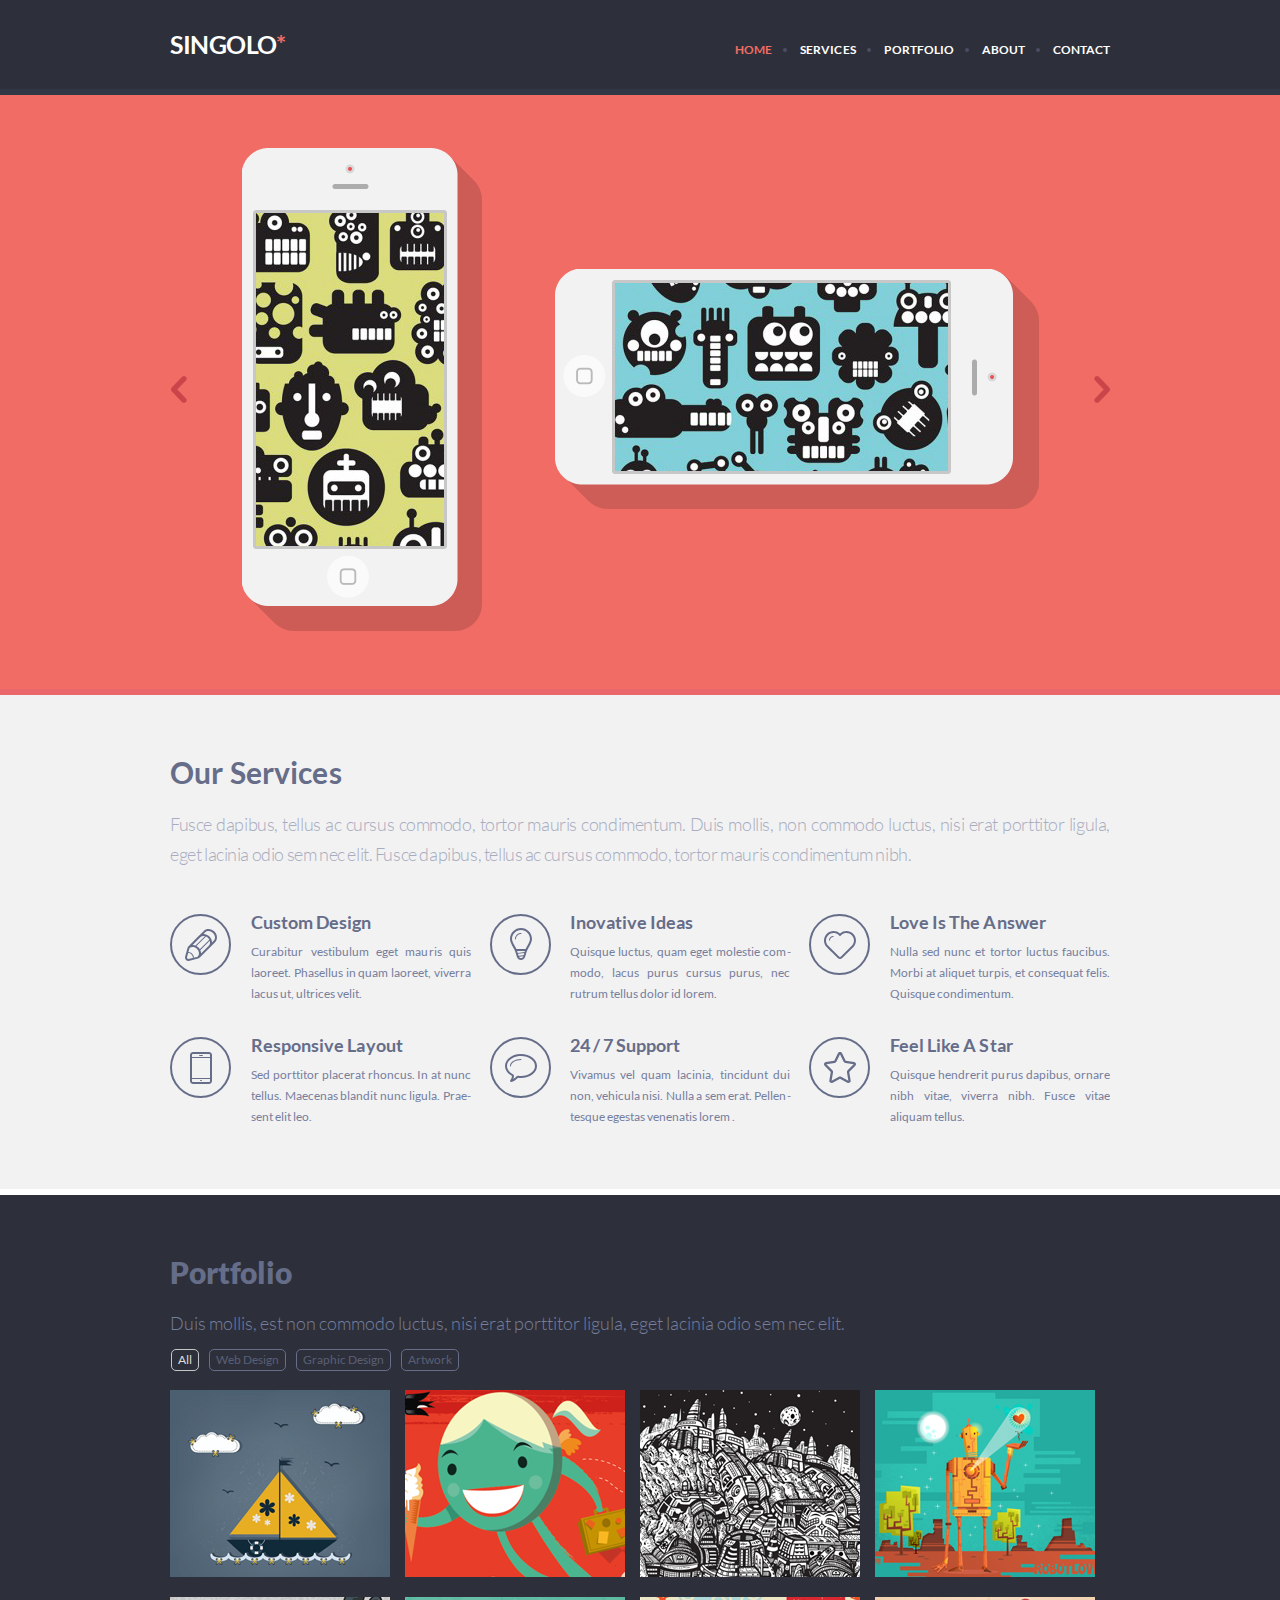
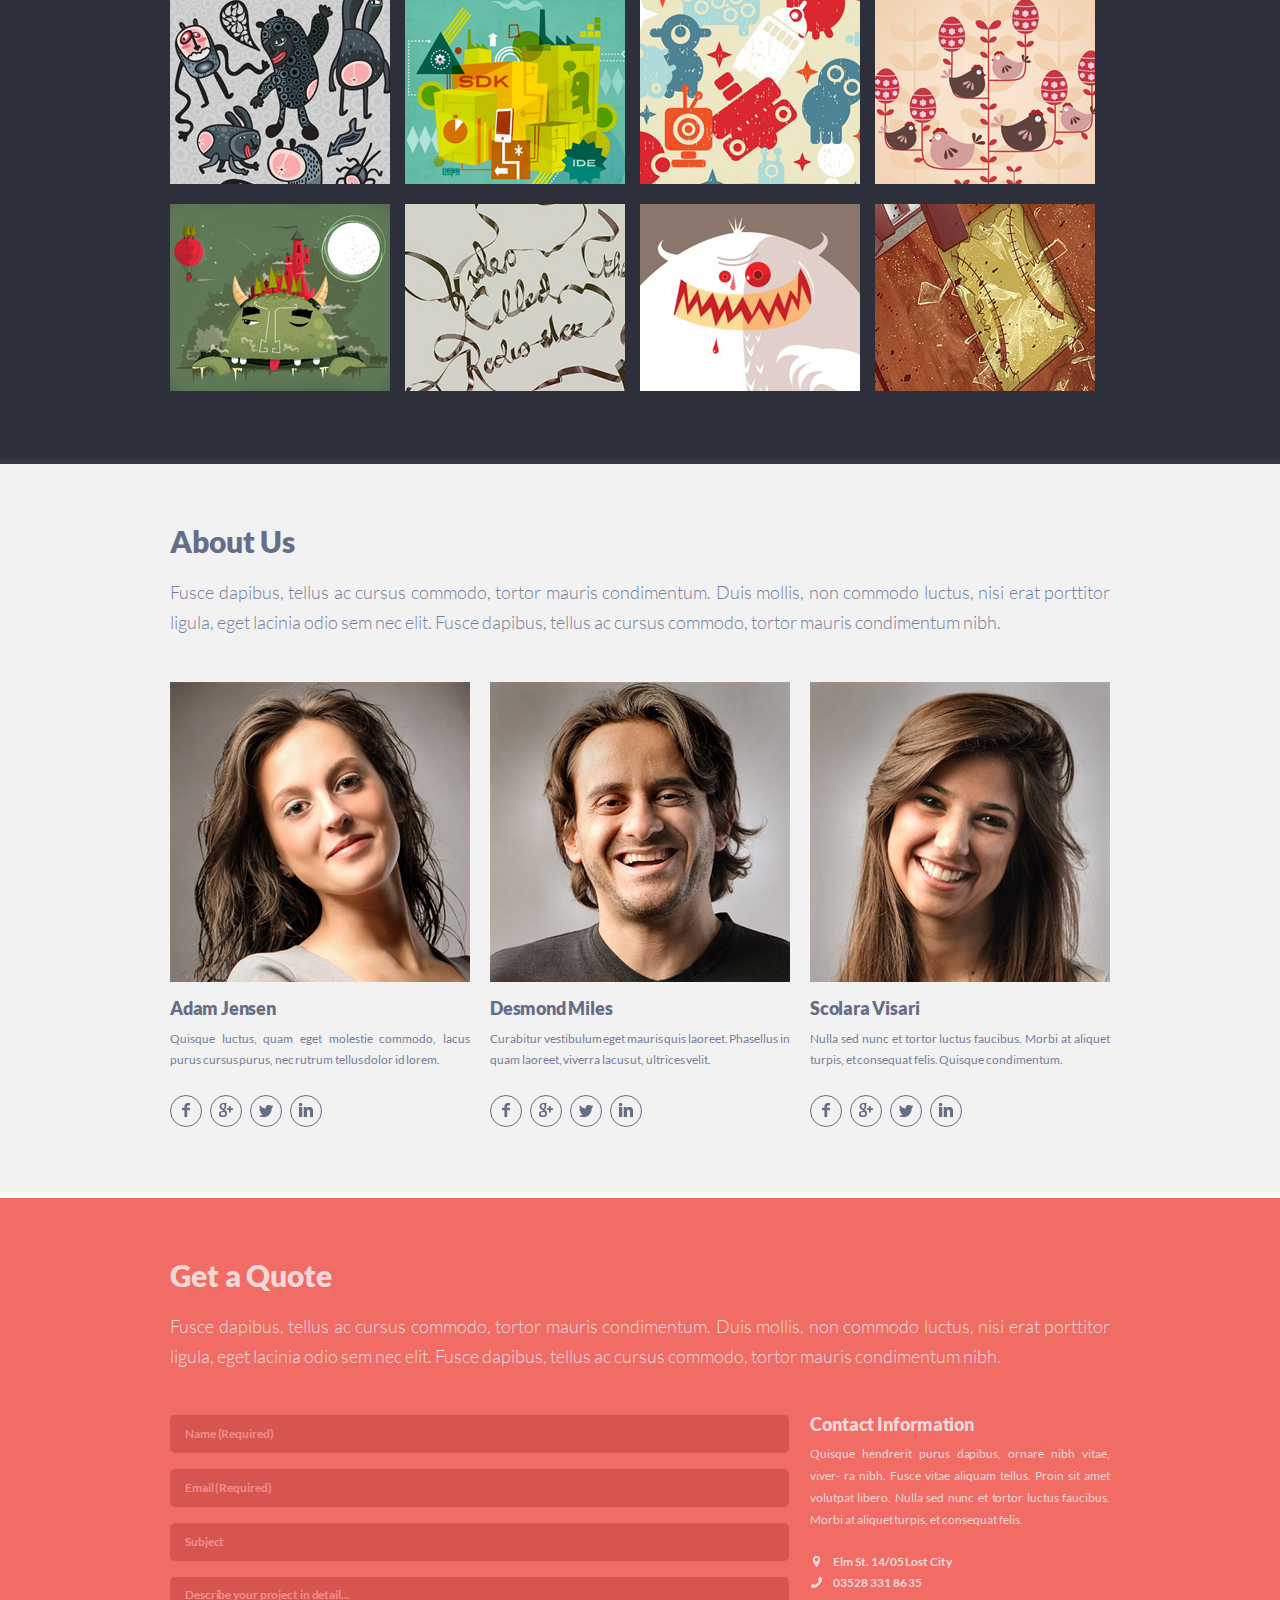
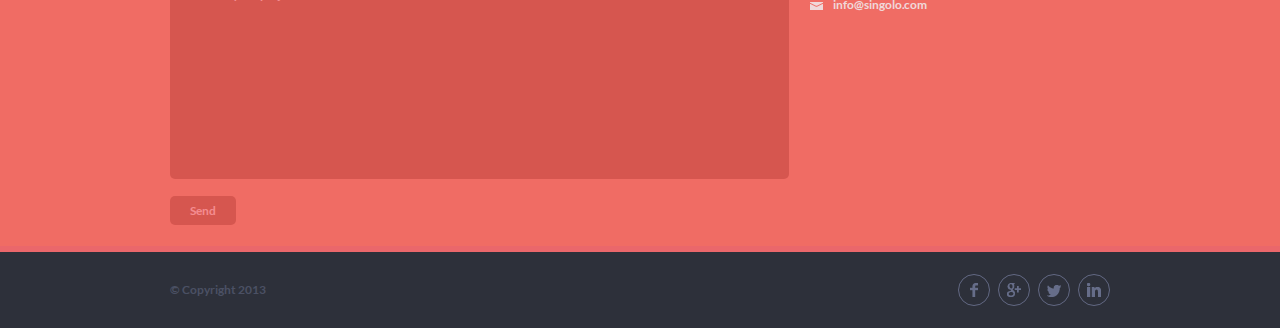
<file: index.html>
<!DOCTYPE html>
<html lang="en">
<head>
    <meta charset="UTF-8">
    <meta name="viewport" content="width=device-width, initial-scale=1.0">
    <title>Singolo</title>
    <link rel="stylesheet" href="./style.css">
</head>
<body>
    <header class="header" id="home">
        <div class="wrapper">
            <input id="menu__toggle" type="checkbox" />
            <span class="hamburger">
                <span class="hamburger__item"></span>
            </span>
            <label class="menu__btn" for="menu__toggle"></label>
            <h1 class="logo">Singolo</h1>
            <nav class="header-navbar">
                <ul class="navbar">
                    <li class="navbar__item"><a href="#home" class="active">home</a></li>
                    <li class="navbar__item"><a href="#services">services</a></li>
                    <li class="navbar__item"><a href="#portfolio">portfolio</a></li>
                    <li class="navbar__item"><a href="#about">about</a></li>
                    <li class="navbar__item"><a href="#contact">contact</a></li>
                </ul>
            </nav>
        </div>
    </header>
    <main class="main">

        <section class="slider">
            <div class="wrapper">
                <button class="array-left"></button>
                <div class="slider-wrapper">
                    <div class="slider__item active-slide">
                        <img src="./assets/img/slider/Phone1.png" alt="phone1" class="phone1">
                        <img src="./assets/img/slider/phone-vertical-shadow.png" alt="shadow" class="shadow1">
                        <img src="./assets/img/slider/phone-vertical-display1.png" alt=display" class="display1">
                        <img src="./assets/img/slider/Home1.png" alt="home" class="home1">
                        <img src="./assets/img/slider/Phone2.png" alt="phone2" class="phone2">
                        <img src="./assets/img/slider/phone-horizontal-shadow2.png" alt="shadow2" class="shadow2">
                        <img src="./assets/img/slider/phone-horizontal-display2.png" alt="display2" class="display2">
                        <img src="./assets/img/slider/Home2.png" alt="home" class="home2">
                    </div>
                    <div class="slider__item">
                        <img class="iphone-group" src="./assets/img/slider/slide3.png" alt="phone-group">
                        <img class="iphone-group-display" src="./assets/img/slider/phone-vertical-display3.png" alt="display">
                        <img class="iphone-group-home" src="./assets/img/slider/Home3.png" alt="home3">
                    </div>
                </div>
                <button class="array-right"></button>
            </div>
        </section>

        <section class="services" id="services">
            <div class="wrapper">
                <h2 class="servives__title">Our Services</h2>
                <p class="services__description">
                    Fusce dapibus, tellus ac cursus commodo, tortor mauris condimentum. Duis mollis, non commodo luctus,
                     nisi erat porttitor ligula, eget lacinia odio sem nec elit. Fusce dapibus, tellus ac cursus commodo,
                      tortor mauris condimentum nibh.
                </p>
                <div class="services-block">
                    <div class="services-block__item">
                        <img src="./assets/img/pen.svg" alt="pen">
                        <div class="service">
                            <h3 class="service__title">Custom Design</h3>
                            <p class="service__description">
                                Curabitur vestibulum eget mauris quis laoreet. Phasellus in quam laoreet, viverra lacus ut, ultrices velit.
                            </p>
                        </div>
                    </div>

                    <div class="services-block__item">
                        <img src="./assets/img/lamp.svg" alt="lamp">
                        <div class="service">
                            <h3 class="service__title">Inovative Ideas</h3>
                            <p class="service__description">
                                Quisque luctus, quam eget molestie com&shy;modo, lacus purus cursus purus, nec rutrum tellus dolor id lorem.
                            </p>
                        </div>
                    </div>

                    <div class="services-block__item">
                        <img src="./assets/img/heart.svg" alt="heart">
                        <div class="service">
                            <h3 class="service__title">Love Is The Answer</h3>
                            <p class="service__description">
                                Nulla sed nunc et tortor luctus faucibus. Morbi at aliquet turpis, et consequat felis. Quisque condimentum.
                            </p>
                        </div>
                    </div>

                    <div class="services-block__item">
                        <img src="./assets/img/phone.svg" alt="phone">
                        <div class="service">
                            <h3 class="service__title">Responsive Layout</h3>
                            <p class="service__description">
                                Sed porttitor placerat rhoncus. In at nunc tellus. Maecenas blandit nunc ligula. Prae&shy;sent elit leo.
                            </p>
                        </div>
                    </div>

                    <div class="services-block__item">
                        <img src="./assets/img/idea.svg" alt="idea">
                        <div class="service">
                            <h3 class="service__title">24 / 7 Support</h3>
                            <p class="service__description">
                                Vivamus vel quam lacinia, tincidunt dui non, vehicula nisi. Nulla a sem erat. Pellen&shy;tesque egestas venenatis lorem .
                            </p>
                        </div>
                    </div>

                    <div class="services-block__item">
                        <img src="./assets/img/star.svg" alt="star">
                        <div class="service">
                            <h3 class="service__title">Feel Like A Star</h3>
                            <p class="service__description">
                                Quisque hendrerit purus dapibus, ornare nibh vitae, viverra nibh. Fusce vitae aliquam tellus.
                            </p>
                        </div>
                    </div>
                </div>
            </div>
        </section>

        <section class="portfolio" id="portfolio">
            <div class="wrapper">
                <h2 class="portfolio__title">Portfolio</h2>
                <p class="portfolio__description">Duis mollis, est non commodo luctus, nisi erat porttitor ligula, eget lacinia odio sem nec elit.</p>
                <ul class="portfolio-switch">
                    <li class="portfolio-switch__item active-tab">All</li>
                    <li class="portfolio-switch__item">Web Design</li>
                    <li class="portfolio-switch__item">Graphic Design</li>
                    <li class="portfolio-switch__item">Artwork</li>
                </ul>
                <div class="portfolio-list">
                    <img src="./assets/img/portfolio/image1.png" alt="project1" class="portfolio-img">
                    <img src="./assets/img/portfolio/image2.png" alt="project2" class="portfolio-img">
                    <img src="./assets/img/portfolio/image3.png" alt="project3" class="portfolio-img">
                    <img src="./assets/img/portfolio/image4.png" alt="project4" class="portfolio-img">
                    <img src="./assets/img/portfolio/image5.png" alt="project5" class="portfolio-img">
                    <img src="./assets/img/portfolio/image6.png" alt="project6" class="portfolio-img">
                    <img src="./assets/img/portfolio/image7.png" alt="project7" class="portfolio-img">
                    <img src="./assets/img/portfolio/image8.png" alt="project8" class="portfolio-img">
                    <img src="./assets/img/portfolio/image9.png" alt="project9" class="portfolio-img">
                    <img src="./assets/img/portfolio/image10.png" alt="project10" class="portfolio-img">
                    <img src="./assets/img/portfolio/image11.png" alt="project11" class="portfolio-img">
                    <img src="./assets/img/portfolio/image12.png" alt="project12" class="portfolio-img">
                </div>
            </div>
        </section>

        <section class="about-us" id="about">
            <div class="wrapper">
                <h2 class="about-us__title">About Us</h2>
                <p class="about-us__description">
                    Fusce dapibus, tellus ac cursus commodo, tortor mauris condimentum. Duis mollis, non 
                    commodo luctus, nisi erat porttitor ligula, eget lacinia odio sem nec elit. Fusce dapibus, 
                    tellus ac cursus commodo, tortor mauris condimentum nibh.
                </p>
                <div class="staff">
                    <div class="staff__item">
                        <img class="staff__img" src="./assets/img/aboutUs/photo1.png" alt="Jensen">
                        <h3>Adam Jensen</h3>
                        <p>Quisque luctus, quam eget molestie commodo, lacus purus cursus purus, nec rutrum tellus dolor id lorem.</p>
                        <ul class="staff-list">
                            <li class="staff-list__item"><a href="#"><img src="./assets/img/aboutUs/facebook.png" alt="facebook"></a></li>
                            <li class="staff-list__item"><a href="#"><img src="./assets/img/aboutUs/google.png" alt="google"></a></li>
                            <li class="staff-list__item"><a href="#"><img src="./assets/img/aboutUs/twitter.png" alt="twitter"></a></li>
                            <li class="staff-list__item"><a href="#"><img src="./assets/img/aboutUs/linkedin.png" alt="linkedin"></a></li>
                        </ul>
                    </div>

                    <div class="staff__item">
                        <img class="staff__img" src="./assets/img/aboutUs/photo2.png" alt="Jensen">
                        <h3>Desmond Miles</h3>
                        <p>Curabitur vestibulum eget mauris quis laoreet. Phasellus in quam laoreet, viverra lacus ut, ultrices velit.</p>
                        <ul class="staff-list">
                            <li class="staff-list__item"><a href="#"><img src="./assets/img/aboutUs/facebook.png" alt="facebook"></a></li>
                            <li class="staff-list__item"><a href="#"><img src="./assets/img/aboutUs/google.png" alt="google"></a></li>
                            <li class="staff-list__item"><a href="#"><img src="./assets/img/aboutUs/twitter.png" alt="twitter"></a></li>
                            <li class="staff-list__item"><a href="#"><img src="./assets/img/aboutUs/linkedin.png" alt="linkedin"></a></li>
                        </ul>
                    </div>

                    <div class="staff__item">
                        <img class="staff__img" src="./assets/img/aboutUs/photo3.png" alt="Jensen">
                        <h3>Scolara Visari</h3>
                        <p>Nulla sed nunc et tortor luctus faucibus. Morbi at aliquet turpis, et consequat felis. Quisque condimentum.</p>
                        <ul class="staff-list">
                            <li class="staff-list__item"><a href="#"><img src="./assets/img/aboutUs/facebook.png" alt="facebook"></a></li>
                            <li class="staff-list__item"><a href="#"><img src="./assets/img/aboutUs/google.png" alt="google"></a></li>
                            <li class="staff-list__item"><a href="#"><img src="./assets/img/aboutUs/twitter.png" alt="twitter"></a></li>
                            <li class="staff-list__item"><a href="#"><img src="./assets/img/aboutUs/linkedin.png" alt="linkedin"></a></li>
                        </ul>
                    </div>
                </div>
            </div>
        </section>

        <section class="quote" id="contact">
            <div class="wrapper">
                <h2 class="quote__title">Get a Quote</h2>
                <p class="quote__description">
                    Fusce dapibus, tellus ac cursus commodo, tortor mauris condimentum. Duis mollis, 
                    non commodo luctus, nisi erat porttitor ligula, eget lacinia odio sem nec elit. 
                    Fusce dapibus, tellus ac cursus commodo, tortor mauris condimentum nibh.
                </p>
                <div class="quote-block">
                    <form class="quote-form" name="quote-form" action="#" method="POST">
                        <fieldset>
                            <input type="text" placeholder="Name (Required)" name="name" required>
                            <input type="email" placeholder="Email (Required)" name="email" required>
                            <input type="text" placeholder="Subject" name="subject" class="subject-text">
                            <textarea name="describe" placeholder="Describe your project in detail..." class="textarea-text
"></textarea>
                        </fieldset>
                        <button class="quote-form__button" type="submit">Send</button>
                    </form>
                    <div class="popup disable">
                        <div class="popup__content">
                            <div class="popup__status">
                                <h3>Письмо отправлено</h3>
                            </div>
                            <div class="popup__description">
                                <p class="popup__subject"></p>
                                <p class="popup__describe"></p>
                            </div>
                            <div class="popup__button">
                                <button class="popup__btn">OK</button>
                            </div>
                        </div>
                    </div>
                    <div class="contact-info">
                        <h3 class="contact-info__title">Contact Information</h3>
                        <p class="contact-info__description">
                            Quisque hendrerit purus dapibus, ornare nibh vitae, viver- ra nibh. Fusce vitae aliquam tellus. 
                            Proin sit amet volutpat libero. Nulla sed nunc et tortor luctus faucibus. Morbi at aliquet 
                            turpis, et consequat felis. 
                        </p>
                        <span class="contact-info__location">
                            Elm St. 14/05 Lost City
                        </span>
                        <a href="tel:03528 331 86 35" class="contact-info__phone">03528 331 86 35</a>
                        <a href="mailto:info@singolo.com" class="contact-info__email">info@singolo.com</a>
                    </div>
                </div>
            </div>
        </section>
    </main>

    <footer class="footer">
        <div class="wrapper">
            <div class="footer__container">
                <span class="copyright">&copy; Copyright 2013</span>
                <ul class="footer-list">
                    <li class="footer-list__item"><a href="#"><img src="./assets/img/footer/facebook.png" alt="facebook"></a></li>
                    <li class="footer-list__item"><a href="#"><img src="./assets/img/footer/google+.png" alt="google"></a></li>
                    <li class="footer-list__item"><a href="#"><img src="./assets/img/footer/twitter.png" alt="twitter"></a></li>
                    <li class="footer-list__item"><a href="#"><img src="./assets/img/footer/linkedin.png" alt="linkedin"></a></li>
                </ul>
            </div>
        </div>
    </footer>
    <script src="./script.js"></script>
</body>
</html>
</file>
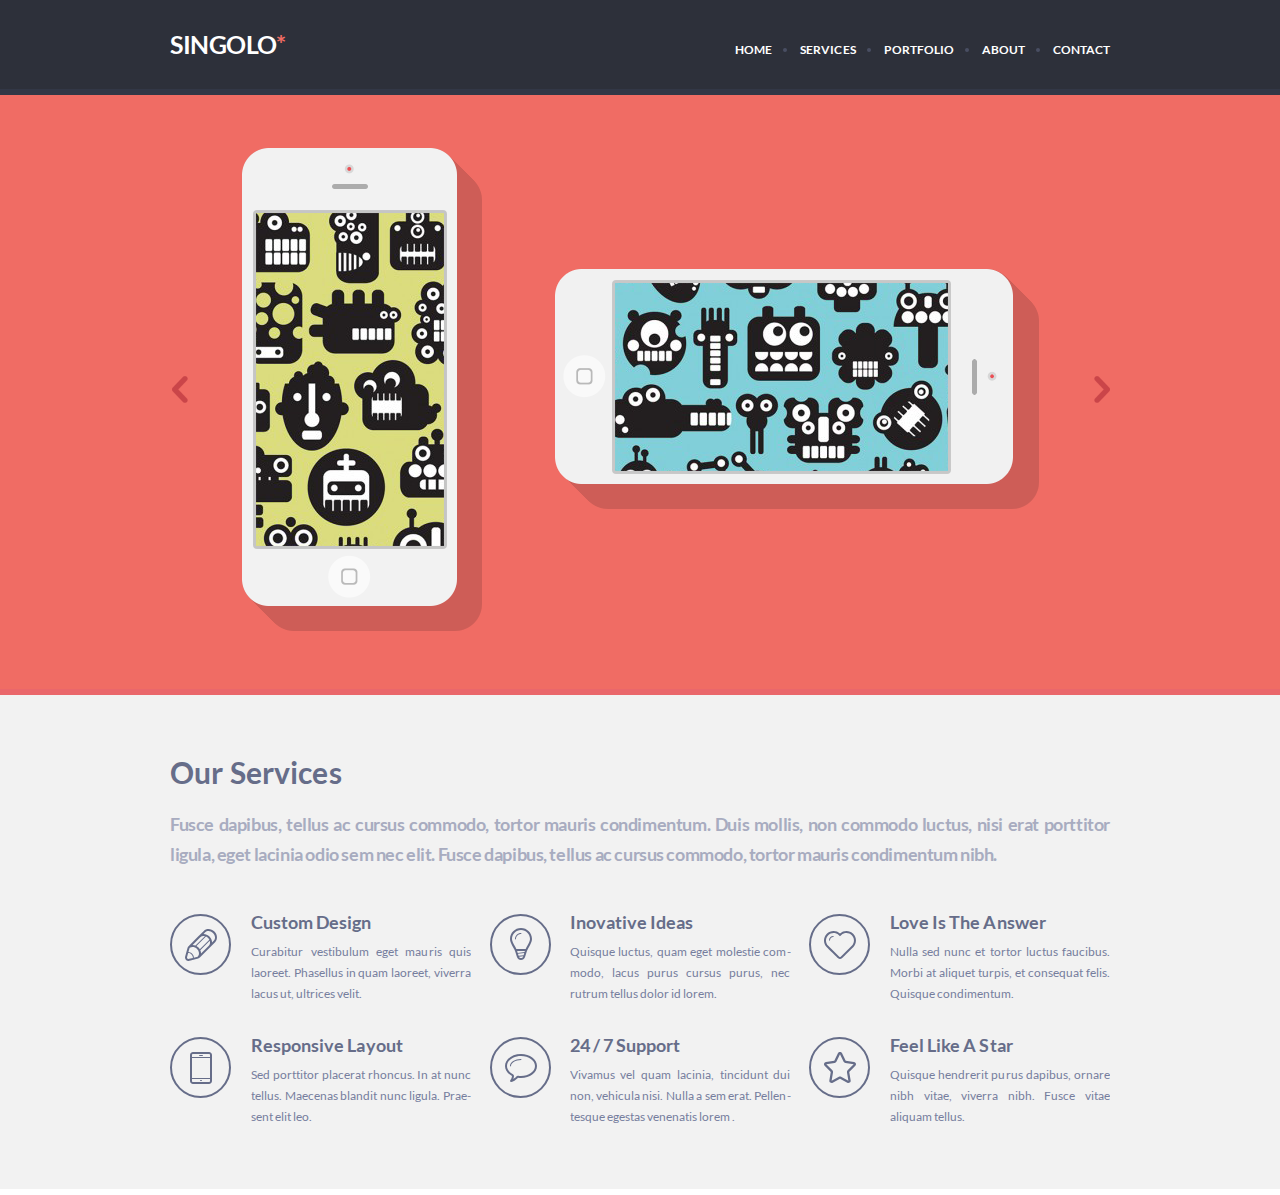
<file: singolo1.html>
<!DOCTYPE html>
<html lang="en">
<head>
    <meta charset="UTF-8">
    <meta name="viewport" content="width=device-width, initial-scale=1.0">
    <title>Singolo</title>
    <link rel="stylesheet" href="./singolo1.css">
</head>
<body>
    <header class="header">
        <div class="wrapper">
            <h1 class="logo">Singolo</h1>
            <nav class="header-navbar">
                <ul class="navbar">
                    <li class="navbar__item"><a href="#">home</a></li>
                    <li class="navbar__item"><a href="#">services</a></li>
                    <li class="navbar__item"><a href="#">portfolio</a></li>
                    <li class="navbar__item"><a href="#">about</a></li>
                    <li class="navbar__item"><a href="#">contact</a></li>
                </ul>
            </nav>
        </div>
    </header>
    <main class="main">

        <section class="slider">
            <div class="wrapper">
                <button class="array-left"></button>
                <img class="iphone-vertical" src="./assets/img/iPhoneVertical.svg" alt="iPhone Vertical">
                <img class="iphone-gorizontal" src="./assets/img/iPhoneHorizontal.svg" alt="iPhone Horizontal">
                <button class="array-right"></button>
            </div>
        </section>

        <section class="services">
            <div class="wrapper">
                <h2 class="servives__title">Our Services</h2>
                <p class="services__description">
                    Fusce dapibus, tellus ac cursus commodo, tortor mauris condimentum. Duis mollis, non commodo luctus,
                     nisi erat porttitor ligula, eget lacinia odio sem nec elit. Fusce dapibus, tellus ac cursus commodo,
                      tortor mauris condimentum nibh.
                </p>
                <div class="services-block">
                    <div class="services-block__item">
                        <img src="./assets/img/pen.svg" alt="pen">
                        <div class="service">
                            <h3 class="service__title">Custom Design</h3>
                            <p class="service__description">
                                Curabitur vestibulum eget mauris quis laoreet. Phasellus in quam laoreet, viverra lacus ut, ultrices velit.
                            </p>
                        </div>
                    </div>

                    <div class="services-block__item">
                        <img src="./assets/img/lamp.svg" alt="lamp">
                        <div class="service">
                            <h3 class="service__title">Inovative Ideas</h3>
                            <p class="service__description">
                                Quisque luctus, quam eget molestie com&shy;modo, lacus purus cursus purus, nec rutrum tellus dolor id lorem.
                            </p>
                        </div>
                    </div>

                    <div class="services-block__item">
                        <img src="./assets/img/heart.svg" alt="heart">
                        <div class="service">
                            <h3 class="service__title">Love Is The Answer</h3>
                            <p class="service__description">
                                Nulla sed nunc et tortor luctus faucibus. Morbi at aliquet turpis, et consequat felis. Quisque condimentum.
                            </p>
                        </div>
                    </div>

                    <div class="services-block__item">
                        <img src="./assets/img/phone.svg" alt="phone">
                        <div class="service">
                            <h3 class="service__title">Responsive Layout</h3>
                            <p class="service__description">
                                Sed porttitor placerat rhoncus. In at nunc tellus. Maecenas blandit nunc ligula. Prae&shy;sent elit leo.
                            </p>
                        </div>
                    </div>

                    <div class="services-block__item">
                        <img src="./assets/img/idea.svg" alt="idea">
                        <div class="service">
                            <h3 class="service__title">24 / 7 Support</h3>
                            <p class="service__description">
                                Vivamus vel quam lacinia, tincidunt dui non, vehicula nisi. Nulla a sem erat. Pellen&shy;tesque egestas venenatis lorem .
                            </p>
                        </div>
                    </div>

                    <div class="services-block__item">
                        <img src="./assets/img/star.svg" alt="star">
                        <div class="service">
                            <h3 class="service__title">Feel Like A Star</h3>
                            <p class="service__description">
                                Quisque hendrerit purus dapibus, ornare nibh vitae, viverra nibh. Fusce vitae aliquam tellus.
                            </p>
                        </div>
                    </div>
                </div>
            </div>
        </section>
    </main>
</body>
</html>
</file>
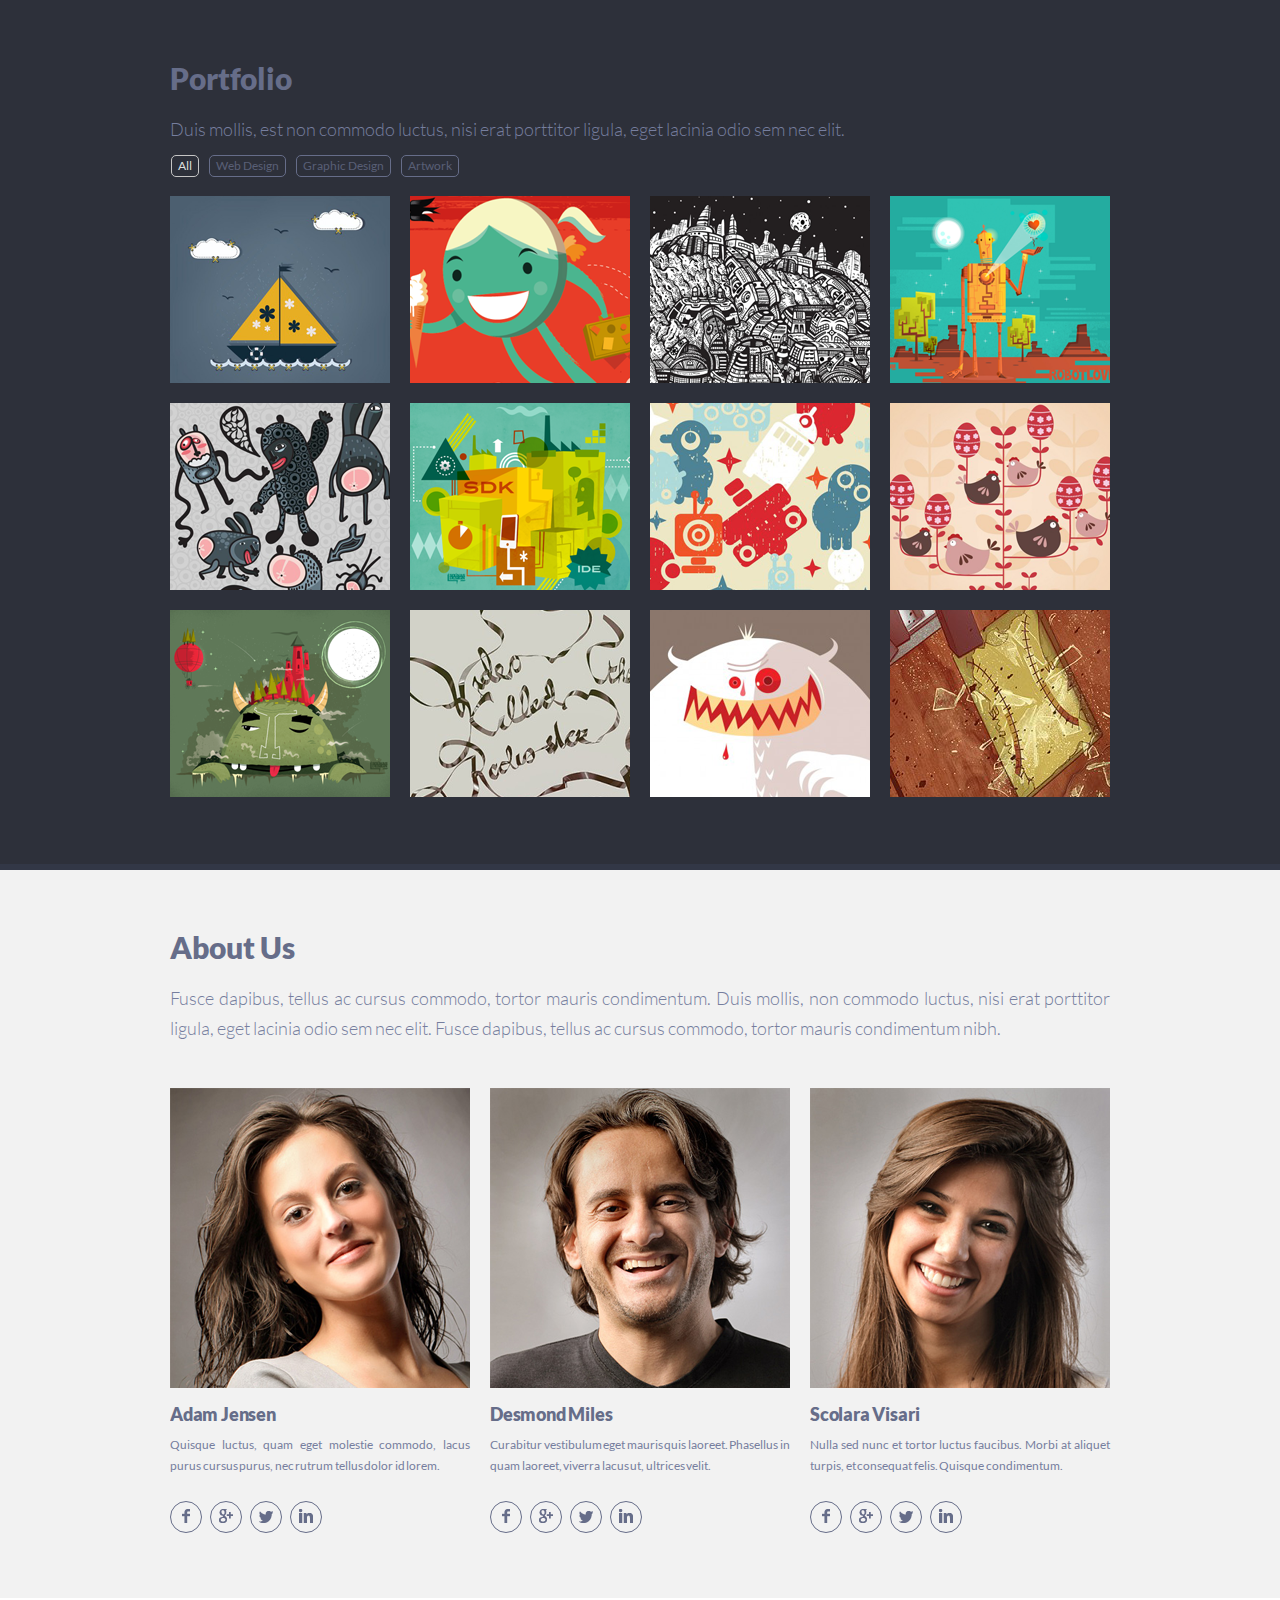
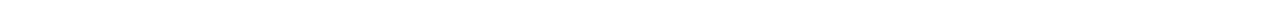
<file: singolo2.html>
<!DOCTYPE html>
<html lang="en">
<head>
    <meta charset="UTF-8">
    <meta name="viewport" content="width=device-width, initial-scale=1.0">
    <title>Singolo</title>
    <link rel="stylesheet" href="./singolo2.css">
</head>
<body>
    <main class="main">
        <section class="portfolio">
            <div class="wrapper">
                <h2 class="portfolio__title">Portfolio</h2>
                <p class="portfolio__description">Duis mollis, est non commodo luctus, nisi erat porttitor ligula, eget lacinia odio sem nec elit.</p>
                <ul class="portfolio-switch">
                    <li class="portfolio-switch__item active">All</li>
                    <li class="portfolio-switch__item">Web Design</li>
                    <li class="portfolio-switch__item">Graphic Design</li>
                    <li class="portfolio-switch__item">Artwork</li>
                </ul>
                <div class="portfolio-list">
                    <img src="./assets/img/portfolio/image1.png" alt="project1">
                    <img src="./assets/img/portfolio/image2.png" alt="project2">
                    <img src="./assets/img/portfolio/image3.png" alt="project3">
                    <img src="./assets/img/portfolio/image4.png" alt="project4">
                    <img src="./assets/img/portfolio/image5.png" alt="project5">
                    <img src="./assets/img/portfolio/image6.png" alt="project6">
                    <img src="./assets/img/portfolio/image7.png" alt="project7">
                    <img src="./assets/img/portfolio/image8.png" alt="project8">
                    <img src="./assets/img/portfolio/image9.png" alt="project9">
                    <img src="./assets/img/portfolio/image10.png" alt="project10">
                    <img src="./assets/img/portfolio/image11.png" alt="project11">
                    <img src="./assets/img/portfolio/image12.png" alt="project12">
                </div>
            </div>
        </section>

        <section class="about-us">
            <div class="wrapper">
                <h2 class="about-us__title">About Us</h2>
                <p class="about-us__description">
                    Fusce dapibus, tellus ac cursus commodo, tortor mauris condimentum. Duis mollis, non 
                    commodo luctus, nisi erat porttitor ligula, eget lacinia odio sem nec elit. Fusce dapibus, 
                    tellus ac cursus commodo, tortor mauris condimentum nibh.
                </p>
                <div class="staff">
                    <div class="staff__item">
                        <img src="./assets/img/aboutUs/photo1.png" alt="Jensen">
                        <h3>Adam Jensen</h3>
                        <p>Quisque luctus, quam eget molestie commodo, lacus purus cursus purus, nec rutrum tellus dolor id lorem.</p>
                        <ul class="staff-list">
                            <li class="staff-list__item"><a href="#"><img src="./assets/img/aboutUs/facebook.png" alt="facebook"></a></li>
                            <li class="staff-list__item"><a href="#"><img src="./assets/img/aboutUs/google.png" alt="google"></a></li>
                            <li class="staff-list__item"><a href="#"><img src="./assets/img/aboutUs/twitter.png" alt="twitter"></a></li>
                            <li class="staff-list__item"><a href="#"><img src="./assets/img/aboutUs/linkedin.png" alt="linkedin"></a></li>
                        </ul>
                    </div>

                    <div class="staff__item">
                        <img src="./assets/img/aboutUs/photo2.png" alt="Jensen">
                        <h3>Desmond Miles</h3>
                        <p>Curabitur vestibulum eget mauris quis laoreet. Phasellus in quam laoreet, viverra lacus ut, ultrices velit.</p>
                        <ul class="staff-list">
                            <li class="staff-list__item"><a href="#"><img src="./assets/img/aboutUs/facebook.png" alt="facebook"></a></li>
                            <li class="staff-list__item"><a href="#"><img src="./assets/img/aboutUs/google.png" alt="google"></a></li>
                            <li class="staff-list__item"><a href="#"><img src="./assets/img/aboutUs/twitter.png" alt="twitter"></a></li>
                            <li class="staff-list__item"><a href="#"><img src="./assets/img/aboutUs/linkedin.png" alt="linkedin"></a></li>
                        </ul>
                    </div>

                    <div class="staff__item">
                        <img src="./assets/img/aboutUs/photo3.png" alt="Jensen">
                        <h3>Scolara Visari</h3>
                        <p>Nulla sed nunc et tortor luctus faucibus. Morbi at aliquet turpis, et consequat felis. Quisque condimentum.</p>
                        <ul class="staff-list">
                            <li class="staff-list__item"><a href="#"><img src="./assets/img/aboutUs/facebook.png" alt="facebook"></a></li>
                            <li class="staff-list__item"><a href="#"><img src="./assets/img/aboutUs/google.png" alt="google"></a></li>
                            <li class="staff-list__item"><a href="#"><img src="./assets/img/aboutUs/twitter.png" alt="twitter"></a></li>
                            <li class="staff-list__item"><a href="#"><img src="./assets/img/aboutUs/linkedin.png" alt="linkedin"></a></li>
                        </ul>
                    </div>
                </div>
            </div>
        </section>
    </main>
</body>
</html>
</file>
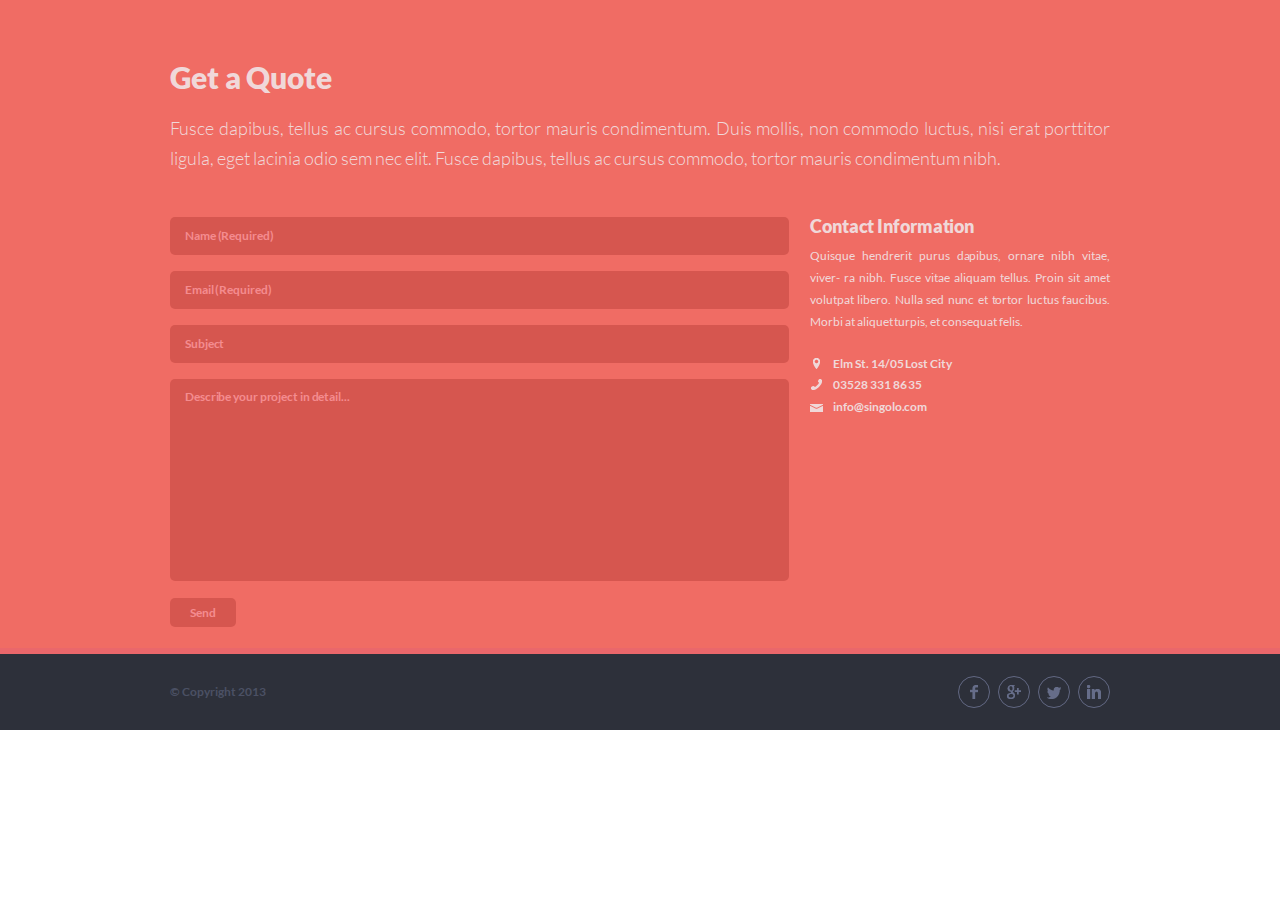
<file: singolo3.html>
<!DOCTYPE html>
<html lang="en">
<head>
    <meta charset="UTF-8">
    <meta name="viewport" content="width=device-width, initial-scale=1.0">
    <title>Singolo</title>
    <link rel="stylesheet" href="./singolo3.css">
</head>
<body>
    <main class="main">
        <section class="quote">
            <div class="wrapper">
                <h2 class="quote__title">Get a Quote</h2>
                <p class="quote__description">
                    Fusce dapibus, tellus ac cursus commodo, tortor mauris condimentum. Duis mollis, 
                    non commodo luctus, nisi erat porttitor ligula, eget lacinia odio sem nec elit. 
                    Fusce dapibus, tellus ac cursus commodo, tortor mauris condimentum nibh.
                </p>
                <div class="quote-block">
                    <form class="quote-form" name="quote-form" action="#" method="POST">
                        <fieldset>
                            <input type="text" placeholder="Name (Required)" name="name" required>
                            <input type="email" placeholder="Email (Required)" name="email" required>
                            <input type="text" placeholder="Subject" name="subject">
                            <textarea name="describe" placeholder="Describe your project in detail..."></textarea>
                        </fieldset>
                        <button class="quote-form__button" type="submit">Send</button>
                    </form>
                    <div class="contact-info">
                        <h3 class="contact-info__title">Contact Information</h3>
                        <p class="contact-info__description">
                            Quisque hendrerit purus dapibus, ornare nibh vitae, viver- ra nibh. Fusce vitae aliquam tellus. 
                            Proin sit amet volutpat libero. Nulla sed nunc et tortor luctus faucibus. Morbi at aliquet 
                            turpis, et consequat felis. 
                        </p>
                        <span class="contact-info__location">
                            Elm St. 14/05 Lost City
                        </span>
                        <a href="tel:03528 331 86 35" class="contact-info__phone">03528 331 86 35</a>
                        <a href="mailto:info@singolo.com" class="contact-info__email">info@singolo.com</a>
                    </div>
                </div>
            </div>
        </section>
    </main>
    <footer class="footer">
        <div class="wrapper">
            <div class="footer__container">
                <span>&copy; Copyright 2013</span>
                <ul class="footer-list">
                    <li class="footer-list__item"><a href="#"><img src="./assets/img/footer/facebook.png" alt="facebook"></a></li>
                    <li class="footer-list__item"><a href="#"><img src="./assets/img/footer/google+.png" alt="google"></a></li>
                    <li class="footer-list__item"><a href="#"><img src="./assets/img/footer/twitter.png" alt="twitter"></a></li>
                    <li class="footer-list__item"><a href="#"><img src="./assets/img/footer/linkedin.png" alt="linkedin"></a></li>
                </ul>
            </div>
        </div>
    </footer>
</body>
</html>
</file>
<file: style.css>
@import "./fonts.css";

* {
    margin: 0;
    padding: 0;
    font-family: "Lato-Bold", sans-serif;
    box-sizing: border-box;
}
html {
    scroll-behavior: smooth;
}

.wrapper {
    max-width: 980px;
    margin: 0 auto;
    padding: 0 20px;
}

.header {
    background-color: #2D303A;
    height: 95px;
    border-bottom: 6px solid #323746;
    color: #ffffff;
    position: sticky;
    top: 0;
    z-index: 20;
    transition: height 0.4s;
}
#menu__toggle {
    visibility: hidden;
}

.header .wrapper {
    display: flex;
    justify-content: space-between;
    align-items: center;
    text-transform: uppercase;
    height: 100%;
}

.logo {
    font-size: 25px;
    line-height: 20px;
    letter-spacing: -0.5px;
    margin-bottom: 2px;
}

.logo::after {
    content: "*";
    color: #F06C64;
}

.navbar {
    display: flex;
    font-size: 12px;
}

.header-navbar {
    margin-top: 10px;
}
#menu__toggle, .hamburger, .menu__btn {
    position: absolute;
}

.navbar__item {
    margin-left: 11px;
    list-style-position: inside;
    color: #494e62;
    letter-spacing: 0.02px;
}

.navbar__item:first-child {
    list-style: none;
}

.navbar__item a {
    color: #fff;
    text-decoration: none;
    transition: color 0.4s;
}
 
.navbar__item a:hover {
    color: #F06C64;
}
.active {
    color: #F06C64 !important;
}

.slider {
    background-color: #F06C64;
    height: 600px;
    border-bottom: 6px solid #EA676B;
    transition: background-color .8s ease-in-out, border-bottom .8s ease-in-out;
}

.slider .wrapper {
    position: relative;
    overflow: hidden;
    width: 940px;
    height: 100%;
}

.slider__item {
    position: relative;
    display: none;
    animation: 0.5s ease-in-out;
}

.slider-wrapper {
    position: relative;
    width: 100%;
    height: 100%;
    overflow: hidden;
}

.active-slide, .next {
    display: block;
}

.next {
    position: absolute;
    top: 0;
    width: 100%;
}
.to-left {
    animation-name: left;
}

.to-right {
    animation-name: right;
    animation-direction: reverse;
}

.from-left {
    animation-name: left;
    animation-direction: reverse;
}

.from-right {
    animation-name: right;
}

@keyframes left {
    from {
        left:0;
    }
    to {
        left:-100%;
    }
}

@keyframes right {
    from {
        left:100%;
    }
    to {
        left:0%;
    }
}

.iphone-vertical {
    position: absolute;
}

.background-slider {
    background-color: #648BF0;
    border-bottom: 6px solid #4C79EE;
    transition: background-color .8s ease-in-out, border-bottom .8s ease-in-out;
}

.array-left, .array-right {
    width: 23px;
    height: 32px;
    border: none;
    position: absolute;
    cursor: pointer;
    z-index: 2;
}

.array-left {
    background: url('./assets/img/left.svg') no-repeat 0 0;
    top: 281px;
    left: 1px;
}

.array-right {
    background: url('./assets/img/right.svg') no-repeat 0 0;
    top: 281px;
    right: -7px;
}

.phone1 {
    position: absolute;
    z-index: 1;
    top: 53px;
    left: 52px;
}

.shadow1 {
    position: absolute;
    z-index: 0;
    top: 53px;
    left: 52px;
}

.display1 {
    position: absolute;
    z-index: 2;
    top: 118px;
    left: 66px;
}

.home1 {
    position: absolute;
    z-index: 3;
    top: 460px;
    left: 137px;
}

.phone2 {
    position: absolute;
    z-index: 1;
    top: 174px;
    left: 365px;
}

.shadow2 {
    position: absolute;
    z-index: 0;
    top: 174px;
    left: 366px;
}

.display2 {
    position: absolute;
    z-index: 2;
    top: 188px;
    left: 425px;
}

.home2 {
    position: absolute;
    z-index: 3;
    top: 260px;
    left: 373px;
}

.disable {
    display: none;
}

.iphone-group {
    position: absolute;
    top: 44px;
    left: 196px;
}

.iphone-group-display {
    position: absolute;
    top: 113px;
    left: 341px;
}

.iphone-group-home {
    position: absolute;
    top: 477px;
    left: 423px;
}

.services {
    background-color: #F2F2F2;
    height: 500px;
    border-bottom: 6px solid #FFFFFF;
}

.servives__title {
    font-size: 30px;
    font-weight: 900;
    line-height: 17px;
    color: #666D89;
    padding-top: 69px;
    letter-spacing: 0.15px;
}

.services__description {
    margin-top: 28px;
    font-size: 18px;
    font-weight: 300;
    line-height: 30px;
    text-align: justify;
    letter-spacing: -0.41px;
    color: #A8ACC0;
    font-family: 'Lato-Light';
}

.services-block {
    display: flex;
    justify-content: space-between;
    flex-wrap: wrap;
    margin-top: 45px;
}

.services-block__item {
    display: flex;
    max-width: 301px;
    align-items: flex-start;
    margin-bottom: 33px;

}

.services-block__item img {
    width: 62px;
    height: 61px;
}

.service {
    margin-left: 19px;
}

.service__title {
    font-size: 18px;
    font-family: "Lato-Bold";
    font-weight: 900;
    line-height: 17px;
    color: #666d89;
    letter-spacing: 0.04px;
    
}

.service__description {
    font-family: "Lato-Regular";
    font-size: 12px;
    font-weight: 400;
    line-height: 21px;
    color: #767E9E;
    text-align: justify;
    margin-top: 10px;
    letter-spacing: 0.01px;
    overflow: hidden;
    overflow-wrap: break-word;
}

.portfolio {
    background-color: #2D303A;
    border-bottom: 6px solid #323746;
    height: 869px;
}

.portfolio__title {
    padding-top: 59px;
    font-family: "LatoBlack";
    font-size: 30px;
    color: #666D89;
    letter-spacing: -0.11px;
}

.portfolio__description {
    line-height: 17px;
    margin-top: 25px;
    color: #767E9E;
    font-family: "Lato-Light";
    font-size: 18px;
}

.portfolio-switch {
    display: flex;
    padding: 0 1px;
    margin-bottom: 19px;
}

.portfolio-switch__item {
    list-style: none;
    border: 1px solid #666D89;
    color: #595F76;
    border-radius: 5px;
    padding: 1px 6px;
    font-family: "Lato-Regular";
    font-size: 12px;
    margin-top: 17px;
    margin-right: 10px;
    line-height: 18px;
    cursor: pointer;
    transition: color 0.6s;
}

.portfolio-switch__item.active-tab {
    color: #DEDEDE;
    border: 1px solid #C5C5C5;
}

.portfolio-switch__item:hover {
    color: #DEDEDE;
    border: 1px solid #C5C5C5;
}

.portfolio-list {
    display: flex;
    flex-wrap: wrap;
    overflow: hidden;
    max-height: 601px;
}

.portfolio-list img {
    margin-bottom: 20px;
    margin-right: 15px;
    width: 220px;
    height: 187px;
}

.border-img {
    border: 5px solid #F06C64;
}

.about-us {
    height: 734px;
    border-bottom: 6px solid #ffffff;;
    background-color: #f2f2f2;
}

.about-us__title {
    padding-top: 59px;
    font-family: "LatoBlack";
    font-size: 30px;
    color: #666d89;
    letter-spacing: -0.1px;
}

.about-us__description {
    margin-top: 18px;
    color: #767e9e;
    font-size: 18px;
    font-family: "Lato-Light";
    line-height: 30px;
    font-weight: 300;
    text-align: justify;
}

.staff {
    margin-top: 45px;
    display: flex;
    justify-content: space-between;
    flex-wrap: wrap;
}

.staff__item {
    width: 300px;
}

.staff__item h3 {
    margin-top: 15px;
    font-family: "LatoBlack";
    color: #666d89;
    font-size: 18px;
    line-height: 17.86px;
    letter-spacing: -0.19px;
    white-space: nowrap;
    overflow: hidden;
}

.staff__item p {
    margin-top: 10px;
    color: #767e9e;
    font-family: "Lato-Regular";
    font-size: 12px;
    font-weight: 400;
    line-height: 21.56px;
    text-align: justify;
    word-spacing: -0.5px;
}

.staff-list {
    display: flex;
    margin-top: 24px;
}

.staff-list__item {
    display: flex;
    list-style: none;
    width: 32px;
    height: 32px;
    align-items: center;
    justify-content: center;
    border-radius: 50%;
    border: 1px solid #666d89;
    margin-right: 8px;
    cursor: pointer;
}

.staff-list__item:hover {
    background-color: #DEDEDE;
}

.quote {
    background-color: #f06c64;
    height: 654px;
    border-bottom: 6px solid #ea676b;
}

.quote__title {
    padding-top: 68px;
    font-family: "LatoBlack";
    color: #f0d8d9;
    font-size: 30px;
    line-height: 18px;
    letter-spacing: -0.11px;
}

.quote__description {
    margin-top: 27px;
    color: #f0d8d9;
    font-family: "Lato-Light";
    font-size: 18px;
    line-height: 30px;
    text-align: justify;
}

.quote-block {
    display: flex;
    justify-content: space-between;
    margin-top: 40px;
}

input::placeholder, textarea::placeholder {
    color: #f48c8f;
}

.quote-form {
    margin-right: 21px;
    margin-top: 4px;
}

.quote-form input {
    width: 619px;
    margin-bottom: 16px;
    padding: 8px 15px;
    line-height: 22px;
    font-size: 12px;
    color: #f48c8f;
    background-color: #d6564f;
    border-radius: 5px;
    border: none;
    letter-spacing: -0.1px;
}

.quote-form textarea {
    min-width: 619px;
    min-height: 202px;
    border-radius: 5px;
    color: #f48c8f;
    background-color: #d6564f;
    font-size: 12px;
    line-height: 22px;
    border: none;
    padding: 7px 15px;
    letter-spacing: -0.1px;
    resize: none;
} 

fieldset {
    border: none;
    max-width: 619px;
}

.quote-form__button {  
    color: #f48c8f;
    background-color: #d6564f;
    border: none;
    border-radius: 5px;
    font-size: 12px;
    padding: 7px 20px;
    margin-top: 14px;
    cursor: pointer;
    transition: transform 0.1s ease-in;
}

.quote-form__button:hover {
    box-shadow: crimson;
    transform: scale(1.1);
}

.popup {
    position: fixed;
    background-color: rgba(122,133,122,0.4);
    width: 100%;
    height: 100%;
    top: 0;
    left: 0;
    z-index: 5;
}

.popup__content {
    position: relative;
    display: flex;
    flex-direction: column;
    justify-content: space-between;
    top: 20%;
    width:45%;
    height: 300px;
    margin: auto;
    background-color: #f06c64;
    opacity: 1;
    z-index: 6;
}

.popup__status {
    background-color: #fff;
    display: flex;
    justify-content: center;
    align-items: center;
}

.popup__status h3 {
    font-family: "Lato-Bold", sans-serif;
    font-size: 23px;
    padding: 15px;
}

.popup__button {
    display: flex;
    justify-content: center;
    align-items: center;
}
.popup__btn {
    width: 100px;
    border: none;
    border-radius: 15px;
    background-color: #fff;
    font-family: "Lato-Bold", sans-serif;
    padding: 5px;
    margin-bottom: 15px;
}

.popup__description {
    margin: 0 50px;
}
.popup__subject, .popup__describe {
    font-family: "Lato-Bold", sans-serif;
    font-size: 24px;
    margin-top: 15px;
    color: white;

}

.contact-info {
    display: flex;
    flex-direction: column;
}

.contact-info__title {
    font-family: "LatoBlack";
    font-size: 18px;
    color: #f0d8d9;
    margin-top: 2px;
    letter-spacing: -0.1px;
}

.contact-info__description {
    font-family: "Lato-Regular";
    font-size: 12px;
    color: #f0d8d9;
    line-height: 22px;
    margin-top: 8px;
    text-align: justify;
    letter-spacing: -0.03px;
}

.contact-info__phone, .contact-info__email, .contact-info__location {
    text-decoration: none;
    color: #f0d8d9;
    font-size: 12px;
    position: relative;
    padding-left: 23px;
    margin-bottom: 6.3px;
    letter-spacing: -0.04px;
}

.contact-info__location {
    margin-top: 23px;
}

.contact-info__location::before {
    content: '';
    position: absolute;
    bottom: 2px;
    left: 0;
    width: 13px;
    height: 11px;
    background: url('./assets/img/quote/location.png') 3px no-repeat;
}

.contact-info__email::before {
    content: '';
    position: absolute;
    bottom: -1px;
    left: 0;
    width: 13px;
    height: 11px;
    background: url('./assets/img/quote/mail.png') no-repeat;
}

.contact-info__phone::before {
    content: '';
    position: absolute;
    bottom: 2px;
    left: 1px;
    width: 13px;
    height: 11px;
    background: url('./assets/img/quote/phone.png') no-repeat;
}

.footer {
    background-color: #2d303a;
    height: 76px;
    padding: 22px;
}

.footer__container {
    display: flex;
    justify-content: space-between;
    align-items: center;
}

.footer__container span {
    color: #4b5064;
    font-size: 12px;
    margin-top: -1px;
}

.footer-list {
    display: flex;
}

.footer-list__item {
    list-style: none;
    width: 32px;
    height: 32px;
    border: 1px solid #626883;
    border-radius: 50%;
    display: flex;
    justify-content: center;
    align-items: center;
    margin-left: 8px;
}

.footer-list__item:hover {
    background-color: #cf7f7b;
}

@media screen and (max-width: 1019px) {
    .wrapper {
        width: 100%;
        max-width: none;
        padding: 0 40px;
        height: 100%;
    }
    .slider {
        height: 58.9vw;
    }
    .slider .wrapper {
        width: 100%;
    }
    .phone1 {
        top: 5.23vw;
        left: 5.7vw;
        width: 21.2vw;
    }
    .shadow1 {
        top: 4.9vw;
        left: 5.6vw;
        width: 23.7vw;
    }
    .display1 {
        top: 11.6vw;
        left: 7.1vw;
        width: 18.45vw;
    }
    .home1 {
        top: 45vw;
        left: 14vw;
        width: 4.2vw;
    }
    .phone2 {
        top: 17.2vw;
        left: 36.3vw;
        width: 45vw;
    }
    .shadow2 {
        top: 17.3vw;
        left: 36.4vw;
        width: 47.4vw;
    }
    .display2 {
        top: 18.46vw;
        left: 41.9vw;
        width: 33vw;
    }
    .home2 {
        top: 25.8vw;
        left: 37vw;
        width: 4.2vw;
    }
    .array-left {
        top: 27.6vw;
        left: 4.2vw;
    }
    .array-right {
        top: 27.5vw;
        right: 3vw;
    }
    .iphone-group {
        top: 4.27vw;
        left: 19.2vw;
        width: 50.8vw;  
    }
    .iphone-group-display {
        top: 11.1vw;
        left: 33.51vw;
        width: 19.72vw;
    }
    .iphone-group-home {
        top: 46.8vw;
        left: 41.5vw;
        width: 4.4vw;
    }
    .services {
        height: 100%;
    }
    .services-block {
        justify-content: space-between;
        max-width: 745px;
        margin: 37px auto 17px;
    }
    .services-block__item {
        margin-bottom: 54px;
        margin-right: 34px;
    }
    .servives__title {
        padding-top: 48px;
    }
    .portfolio {
        height: 100%;
    }
    .portfolio-list {
        justify-content: center;
        max-height: 100%;
    }
    .portfolio-list img {
        width: 216px;
        height: 184px;
        margin: 9.5px;
    }
    .portfolio .wrapper {
        padding: 58px 30px;
    }
    .portfolio__title, .portfolio__description, .portfolio-switch {
        padding: 0 10px;
    }
    .portfolio__description {
        letter-spacing: 0.45px;
        line-height: 30px;
        text-align: justify;
        margin-top: 18px;
    }
    .portfolio-switch {
        margin-top: -5px;
    }
    .about-us {
        height: 100%;
        padding-bottom: 69px;
    }
    .about-us__title {
        padding-top: 52px;
    }
    .staff {
        margin-top: 38px;
    }
    .staff__item {
        width: 28.4vw;
    }
    .staff__img {
        width: 28.7vw;
        height: 28.5vw;
    }
    .staff__item h3 {
        margin-top: 10px;
    }
    .staff__item p {
        margin-top: 3px;
    }
    .staff-list {
        margin-top: 13px;
    }
    .quote {
        height: 100%;
    }
    .quote__title {
        padding-top: 62px;
        margin-left: 2px;
    }
    .quote__description {
        margin-left: 2px;
    }
    .quote-block {
        margin-top: 21px;
        margin-bottom: 6.3vw;
    }
    .quote-form {
        margin-right: 30px;
        margin-left: -1px;
    }
    .quote-form input {
        width: 57.5vw;
        margin-bottom: 12px;
        padding: 8px 9px;
    }
    .quote-form textarea {
        width: 57.5vw;
        min-width: auto;
        min-height: 20.65vw;
        padding: 5px 10px;
    }
    .contact-info__description {
        margin-top: 0;
    }
    .contact-info__location {
        margin-top: 14px;
    }
    .footer {
        padding: 22px 0;
    }
}

@media screen and (max-width: 767px) {
    .wrapper {
        padding: 0 30px;
    }
    .hamburger {
        display: inline-block;
        position: absolute;
        width: 25px;
        left: 20px;
        z-index: 2;
        transition: 0.2s ease-in-out;
    }
    #menu__toggle {
        opacity: 0;
        position: absolute;
        top: 0;
        left: 0;
    }
      
    #menu__toggle:checked ~ .hamburger {
        transform: rotate(90deg);
        left: 23px;
        top: 36px;
    }
    #menu__toggle:checked ~ .header-navbar {
        display: block;
        left: 0;
    }
    #menu__toggle:checked ~ .logo {
        margin-left: -45%;
    }
    .navbar {
        flex-direction: column;
        margin-top: 37.4vh;
        margin-left: 22%;
        font-size: 24px;
    }
    .navbar__item {
        list-style: none;
        margin-bottom: 28px;
        letter-spacing: -1px;
    }
      
    .menu__btn {
        display: flex;
        align-items: center;
        position: fixed;
        top: 24px;
        left: 19px;
        width: 28px;
        height: 28px;
        cursor: pointer;
        z-index: 5;
    }
      
    .hamburger__item {
        display: inline-block;
        position: absolute;
        background-color: #fff;
        width: 100%;
        height: 3px;
        border-radius: 5px;
        top: 1px;
    }
    .hamburger::before {
        content: '';
        position: absolute;
        width: 100%;
        height: 3px;
        background-color: #fff;
        display: inline-block;
        border-radius: 5px;
        top: 10px;
    }
    .hamburger::after {
        content: '';
        position: absolute;
        width: 100%;
        height: 3px;
        background-color: #fff;
        display: inline-block;
        border-radius: 5px;
        top: -8px;
    }
    .header-navbar{
        position: fixed;
        left: -74%;
        top: 0;
        background-color: #2D303A;
        width: 74%;
        height: 100vh;
        margin: 0;
        transition: 0.5s;
    }
    .header .wrapper {
        justify-content: center;
    }
    .header {
        height: 71px !important;
    }
    .logo {
        font-size: 20px;
        margin: 7px 0 0 12px;
        z-index: 2;
        transition: margin 0.5s;
    }
    .slider__item {
        right: 10px;
    }
    .array-left {
        top: 25.6vw;
        left: 2.2vw;
    }
    .array-right {
        top: 26.5vw;
        right: 0vw;
    }
    .servives__title {
        padding-top: 35px;
        margin-left: 2px;
    }
    .services__description {
        margin-left: 2px;
        text-align: left;
        letter-spacing: 0.08px;
    }
    .services-block__item {
        margin-right: 0;
        margin-bottom: 29px;
        width: 312px;
        max-width: inherit;
    }
    .services-block {
        margin-top: 29px;
        justify-content: center;
        margin-bottom: -7px;
    }
    .service__description {
        width: 220px;
    }
    .portfolio .wrapper {
        padding: 43px 23px 29px;
    }
    .portfolio__title, .portfolio-switch, .portfolio__description {
        padding: 0 7px;
    }
    .portfolio-switch__item {
        margin-top: 20px;
    }
    .portfolio-list img {
        width: 40.2vw;
        height: 34.1vw;
        margin: 7px 6.5px;
    }
    .portfolio-switch {
        margin-top: -6px;
    }
    .portfolio-list img:nth-child(n+9) {
        display: none;
    }

    .about-us__title {
        padding-top: 33px;
    }
    .about-us__description {
        text-align: inherit;
        letter-spacing: 0.2px;
    }

    .staff__img {
        width: 84vw;
        height: 83.5vw;
    }
    .staff {
        margin-top: 24px;
    }
    .staff__item {
        width: 84vw;
        margin-bottom: 35px;
    }
    .staff__item h3 {
        margin-top: 16px;
    }
    .about-us {
        padding-bottom: 4px;
    }

    .quote-block {
        flex-wrap: wrap;
        margin-top: 23px;
    }
    .quote__title {
        padding-top: 53px;
    }
    .quote__title, .quote__description {
        margin-left: 0;
    }
    .quote__description {
        text-align: inherit;
        letter-spacing: 0.2px;
    }
    .quote-form {
        margin: 0;
    }
    .quote-form input {
        width: 100%;
        padding: 8px 6px;
    }
    .quote-form textarea {
        width: 100%;
        min-height: 42.4vw;
        padding: 5px 7px;
    }
    .quote-form__button {
        margin-top: 11px;
        width: 100%;
        height: 13.4vw;
        font-size: 14px;
        text-transform: uppercase;
    }

     .contact-info {
         margin-top: 29px;
     }
     .contact-info__phone, .contact-info__email, .contact-info__location {
         margin-bottom: 10px;
     }
     .quote {
         padding-bottom: 5px;
     }
     .copyright {
         display: none;
     }
     .footer__container {
         justify-content: center;
     }
     .footer-list__item:nth-child(1) {
         margin: 0;
     }
}

@media screen and (max-width: 374px) {
    .portfolio-switch__item {
        font-size: 9px;
    }
    .portfolio-list img {
        width: 38.2vw;
        height: 32.1vw;
    }
}
</file>
<file: singolo1.css>
@import "./fonts.css";

* {
    margin: 0;
    padding: 0;
    font-family: "Lato-Bold", sans-serif;
    box-sizing: border-box;
}

.wrapper {
    max-width: 980px;
    margin: 0 auto;
    padding: 0 20px;
}

.header {
    background-color: #2D303A;
    height: 95px;
    border-bottom: 6px solid #323746;
    color: #ffffff;
}

.header .wrapper {
    display: flex;
    justify-content: space-between;
    align-items: center;
    text-transform: uppercase;
    height: 100%;
}

.logo {
    font-size: 25px;
    line-height: 20px;
    letter-spacing: -0.5px;
    margin-bottom: 2px;
}

.logo::after {
    content: "*";
    color: #F06C64;
}

.navbar {
    display: flex;
    font-size: 12px;
}

.header-navbar {
    margin-top: 10px;
}

.navbar__item {
    margin-left: 11px;
    list-style-position: inside;
    color: #494e62;
    letter-spacing: 0.02px;
}

.navbar__item:first-child {
    list-style: none;
}

.navbar__item a {
    color: #fff;
    text-decoration: none;
    transition: color 0.4s;
}
 
.navbar__item a:hover {
    color: #F06C64;
}

.slider {
    background-color: #F06C64;
    height: 600px;
    border-bottom: 6px solid #EA676B;
}

.slider .wrapper {
    position: relative;
}

.iphone-vertical {
    position: absolute;
}

.array-left, .array-right {
    width: 23px;
    height: 32px;
    border: none;
    position: absolute;
    cursor: pointer;
}
.array-left {
    background: url('./assets/img/left.svg') no-repeat 0 0;
    top: 281px;
    left: 22px;
}

.array-right {
    background: url('./assets/img/right.svg') no-repeat 0 0;
    top: 281px;
    right: 13px;
}

.iphone-vertical, .iphone-gorizontal {
    position: absolute;
}

.iphone-vertical {
    top: 51px;
    left: 90px;
}

.iphone-gorizontal {
    top: 172px;
    left: 403px;
}

.services {
    background-color: #F2F2F2;
    height: 500px;
    border-bottom: 6px solid #FFFFFF;
}

.servives__title {
    font-size: 30px;
    font-weight: 900;
    line-height: 17px;
    color: #666D89;
    padding-top: 69px;
    letter-spacing: 0.15px;
}

.services__description {
    margin-top: 28px;
    font-size: 18px;
    font-weight: 300;
    line-height: 30px;
    text-align: justify;
    letter-spacing: -0.41px;
    color: #A8ACC0;
}

.services-block {
    display: flex;
    justify-content: space-between;
    flex-wrap: wrap;
    margin-top: 45px;
}

.services-block__item {
    display: flex;
    max-width: 301px;
    align-items: flex-start;
    margin-bottom: 33px;

}

.services-block__item img {
    width: 62px;
    height: 61px;
}

.service {
    margin-left: 19px;
}

.service__title {
    font-size: 18px;
    font-family: "Lato-Bold";
    font-weight: 900;
    line-height: 17px;
    color: #666d89;
    letter-spacing: 0.04px;
    
}

.service__description {
    font-family: "Lato-Regular";
    font-size: 12px;
    font-weight: 400;
    line-height: 21px;
    color: #767E9E;
    text-align: justify;
    margin-top: 10px;
    letter-spacing: 0.01px;
    overflow: hidden;
    overflow-wrap: break-word;
}
</file>
<file: singolo2.css>
@import "./fonts.css";

* {
    margin: 0;
    padding: 0;
    font-family: "Lato-Bold", sans-serif;
    box-sizing: border-box;
}

.wrapper {
    max-width: 980px;
    margin: 0 auto;
    padding: 0 20px;
}

.portfolio {
    background-color: #2D303A;
    border-bottom: 6px solid #323746;
    height: 870px;
}

.portfolio__title {
    padding-top: 60px;
    font-family: "LatoBlack";
    font-size: 30px;
    color: #666D89;
    letter-spacing: -0.11px;
}

.portfolio__description {
    line-height: 17px;
    margin-top: 25px;
    color: #767E9E;
    font-family: "Lato-Light";
    font-size: 18px;
}

.portfolio-switch {
    display: flex;
    padding: 0 1px;
    margin-bottom: 19px;
}

.portfolio-switch__item {
    list-style: none;
    border: 1px solid #666D89;
    color: #595F76;
    border-radius: 5px;
    padding: 1px 6px;
    font-family: "Lato-Regular";
    font-size: 12px;
    margin-top: 17px;
    margin-right: 10px;
    line-height: 18px;
    cursor: pointer;
    transition: color 0.6s;
}

.portfolio-switch__item.active {
    color: #DEDEDE;
    border: 1px solid #C5C5C5;
}

.portfolio-switch__item:hover {
    color: #DEDEDE;
    border: 1px solid #C5C5C5;
}

.portfolio-list {
    display: flex;
    flex-wrap: wrap;
    justify-content: space-between;
    overflow: hidden;
    max-height: 601px;
}

.portfolio-list img {
    margin-bottom: 20px;
}

.about-us {
    height: 734px;
    border-bottom: 6px solid #ffffff;;
    background-color: #f2f2f2;
}

.about-us__title {
    padding-top: 59px;
    font-family: "LatoBlack";
    font-size: 30px;
    color: #666d89;
    letter-spacing: -0.1px;
}

.about-us__description {
    margin-top: 18px;
    color: #767e9e;
    font-size: 18px;
    font-family: "Lato-Light";
    line-height: 30px;
    font-weight: 300;
    text-align: justify;
}

.staff {
    margin-top: 45px;
    display: flex;
    justify-content: space-between;
    flex-wrap: wrap;
}

.staff__item {
    width: 300px;
}

.staff__item h3 {
    margin-top: 15px;
    font-family: "LatoBlack";
    color: #666d89;
    font-size: 18px;
    line-height: 17.86px;
    letter-spacing: -0.19px;
    white-space: nowrap;
    overflow: hidden;
}

.staff__item p {
    margin-top: 10px;
    color: #767e9e;
    font-family: "Lato-Regular";
    font-size: 12px;
    font-weight: 400;
    line-height: 21.56px;
    text-align: justify;
    word-spacing: -0.5px;
}

.staff-list {
    display: flex;
    margin-top: 24px;
}

.staff-list__item {
    display: flex;
    list-style: none;
    width: 32px;
    height: 32px;
    align-items: center;
    justify-content: center;
    border-radius: 50%;
    border: 1px solid #666d89;
    margin-right: 8px;
    cursor: pointer;
}

.staff-list__item:hover {
    background-color: #DEDEDE;
}
</file>
<file: singolo3.css>
@import "./fonts.css";

* {
    margin: 0;
    padding: 0;
    font-family: "Lato-Bold", sans-serif;
    box-sizing: border-box;
}

.wrapper {
    max-width: 980px;
    margin: 0 auto;
    padding: 0 20px;
}

.quote {
    background-color: #f06c64;
    height: 654px;
    border-bottom: 6px solid #ea676b;
}

.quote__title {
    padding-top: 68px;
    font-family: "LatoBlack";
    color: #f0d8d9;
    font-size: 30px;
    line-height: 18px;
    letter-spacing: -0.11px;
}

.quote__description {
    margin-top: 27px;
    color: #f0d8d9;
    font-family: "Lato-Light";
    font-size: 18px;
    line-height: 30px;
    text-align: justify;
}

.quote-block {
    display: flex;
    justify-content: space-between;
    margin-top: 40px;
}

input::placeholder, textarea::placeholder {
    color: #f48c8f;
}

.quote-form {
    margin-right: 21px;
    margin-top: 4px;
}

.quote-form input {
    width: 619px;
    margin-bottom: 16px;
    padding: 8px 15px;
    line-height: 22px;
    font-size: 12px;
    color: #f48c8f;
    background-color: #d6564f;
    border-radius: 5px;
    border: none;
    letter-spacing: -0.1px;
}

.quote-form textarea {
    min-width: 619px;
    min-height: 202px;
    border-radius: 5px;
    color: #f48c8f;
    background-color: #d6564f;
    font-size: 12px;
    line-height: 22px;
    border: none;
    padding: 7px 15px;
    letter-spacing: -0.1px;
    resize: none;
} 

fieldset {
    border: none;
    max-width: 619px;
}

.quote-form__button {  
    color: #f48c8f;
    background-color: #d6564f;
    border: none;
    border-radius: 5px;
    font-size: 12px;
    padding: 7px 20px;
    margin-top: 14px;
    cursor: pointer;
    transition: transform 0.1s ease-in;
}

.quote-form__button:hover {
    box-shadow: crimson;
    transform: scale(1.1);
}

.contact-info {
    display: flex;
    flex-direction: column;
}

.contact-info__title {
    font-family: "LatoBlack";
    font-size: 18px;
    color: #f0d8d9;
    margin-top: 2px;
    letter-spacing: -0.1px;
}

.contact-info__description {
    font-family: "Lato-Regular";
    font-size: 12px;
    color: #f0d8d9;
    line-height: 22px;
    margin-top: 8px;
    text-align: justify;
    letter-spacing: -0.03px;
}

.contact-info__phone, .contact-info__email, .contact-info__location {
    text-decoration: none;
    color: #f0d8d9;
    font-size: 12px;
    position: relative;
    padding-left: 23px;
    margin-bottom: 6.3px;
    letter-spacing: -0.04px;
}

.contact-info__location {
    margin-top: 23px;
}

.contact-info__location::before {
    content: '';
    position: absolute;
    bottom: 2px;
    left: 0;
    width: 13px;
    height: 11px;
    background: url('./assets/img/quote/location.png') 3px no-repeat;
}

.contact-info__email::before {
    content: '';
    position: absolute;
    bottom: -1px;
    left: 0;
    width: 13px;
    height: 11px;
    background: url('./assets/img/quote/mail.png') no-repeat;
}

.contact-info__phone::before {
    content: '';
    position: absolute;
    bottom: 2px;
    left: 1px;
    width: 13px;
    height: 11px;
    background: url('./assets/img/quote/phone.png') no-repeat;
}

.footer {
    background-color: #2d303a;
    height: 76px;
    padding: 22px;
}

.footer__container {
    display: flex;
    justify-content: space-between;
    align-items: center;
}

.footer__container span {
    color: #4b5064;
    font-size: 12px;
    margin-top: -1px;
}

.footer-list {
    display: flex;
}

.footer-list__item {
    list-style: none;
    width: 32px;
    height: 32px;
    border: 1px solid #626883;
    border-radius: 50%;
    display: flex;
    justify-content: center;
    align-items: center;
    margin-left: 8px;
}

.footer-list__item:hover {
    background-color: #cf7f7b;
}
</file>
